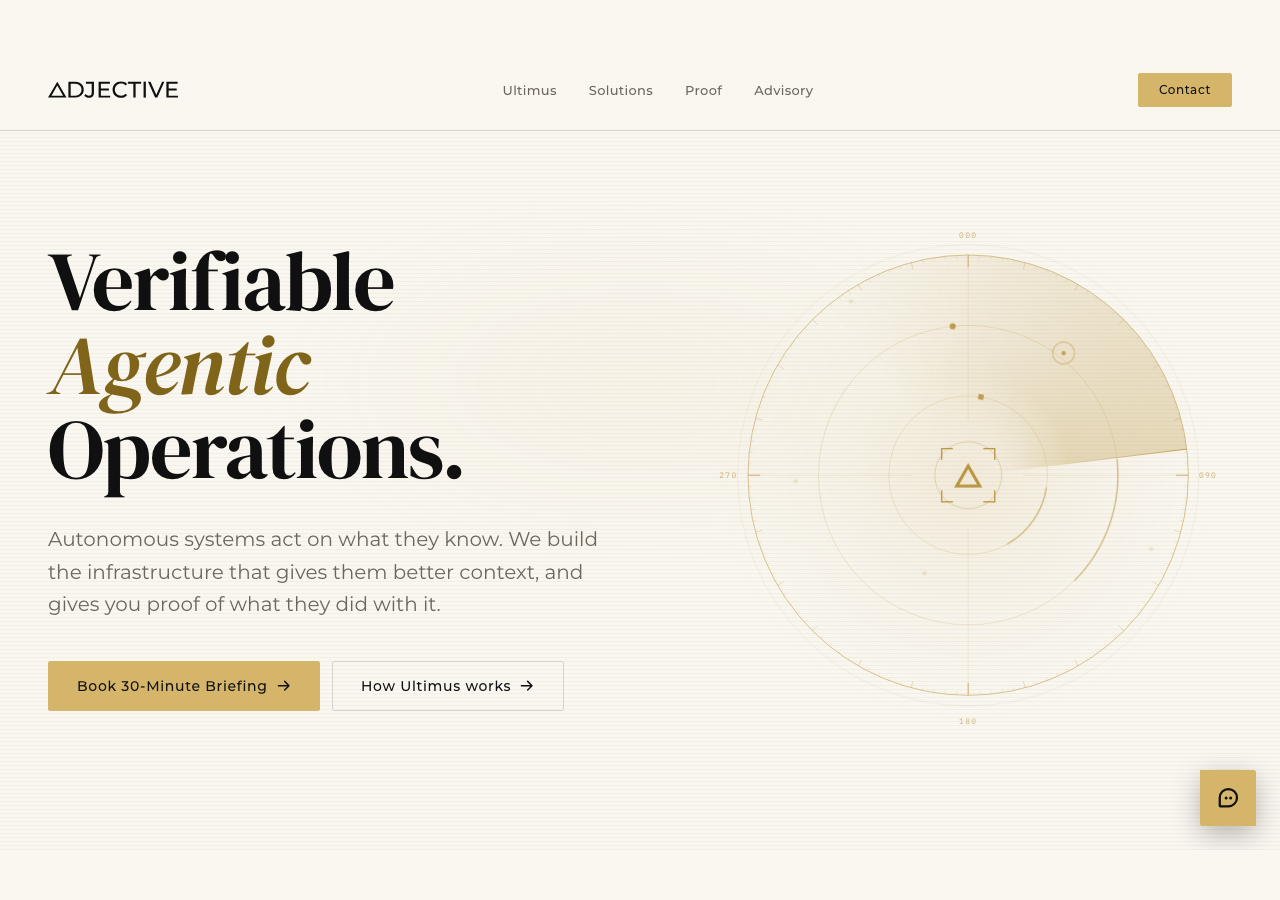
<file: acceptance/fixtures/backdrop.html>
<!doctype html>
<meta charset="utf-8">
<title>Adjective</title>
<style>
  html, body { height: 100%; margin: 0; background: #faf7f0; }
  body { display: flex; align-items: center; justify-content: center; overflow: hidden; }
  img { display: block; flex: none; }
</style>
<img src="backdrop.png" width="1280" height="800" alt="Adjective's home page">
</file>
